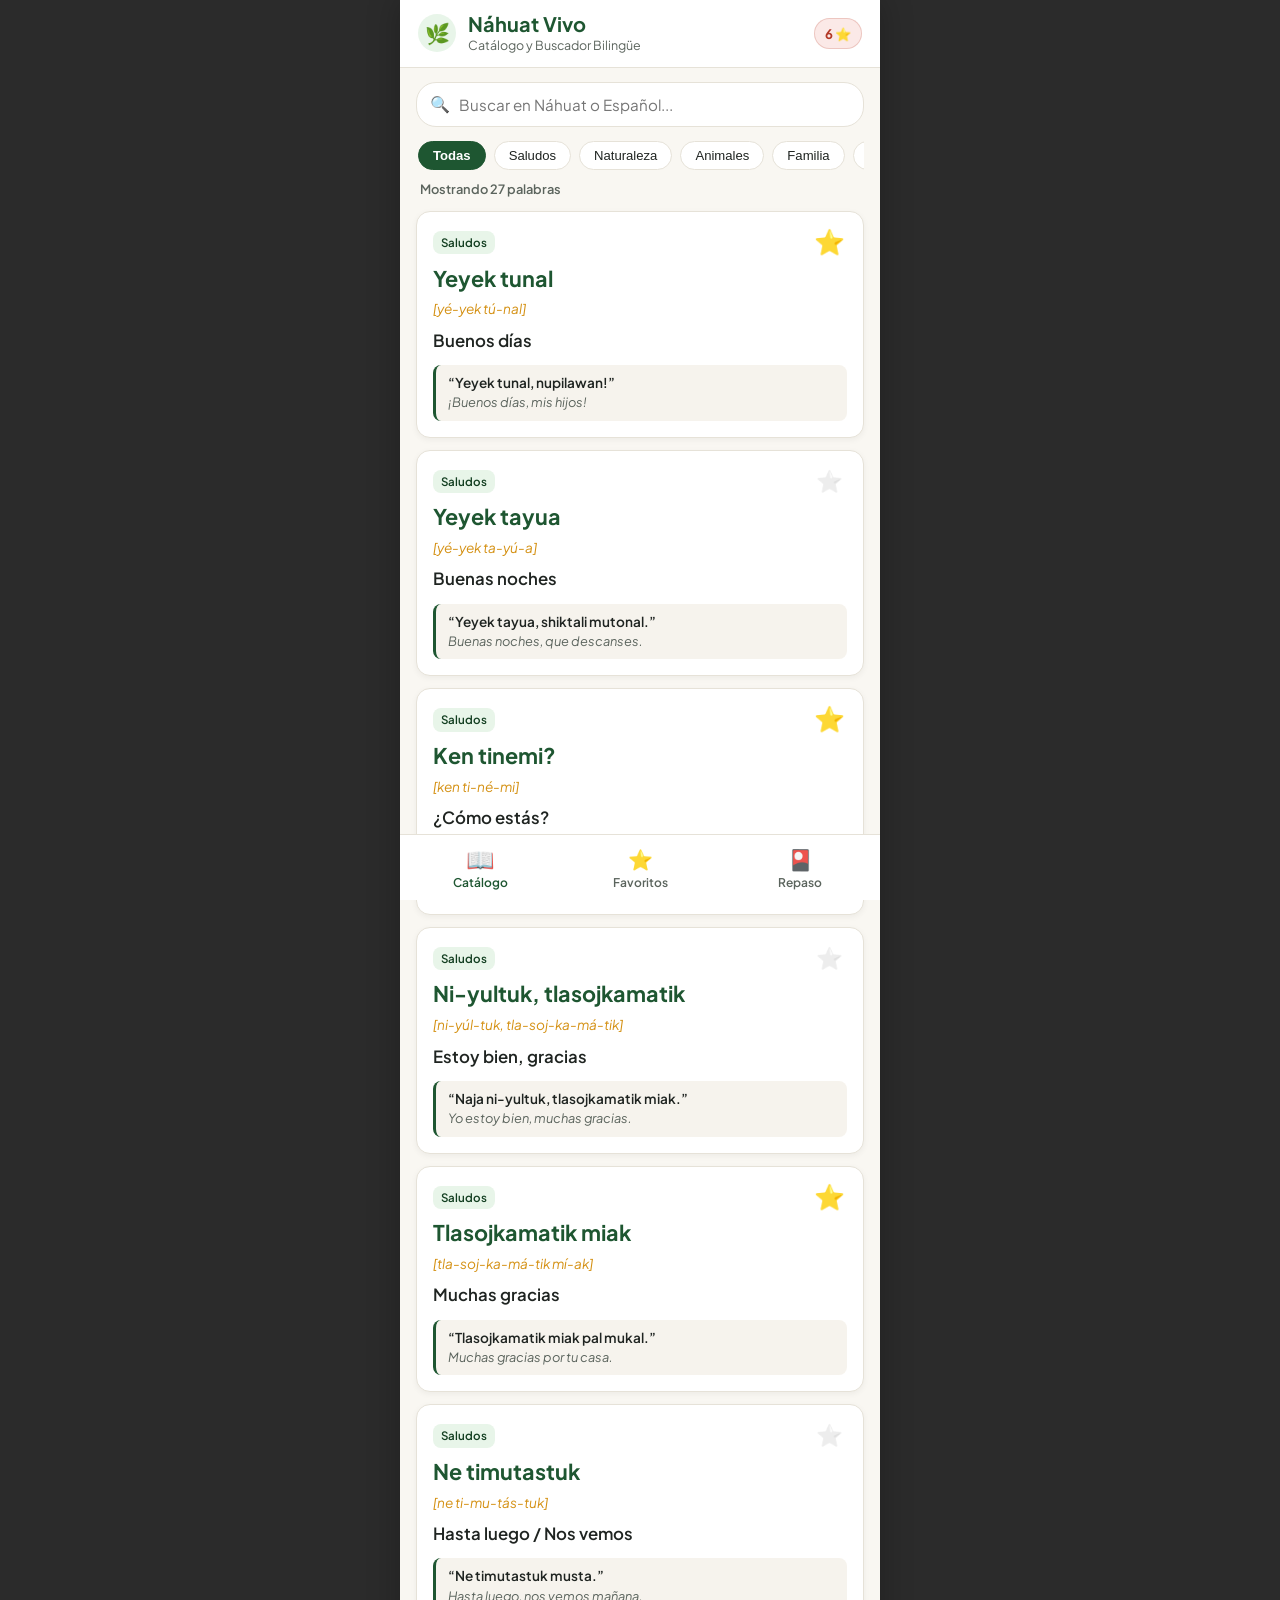
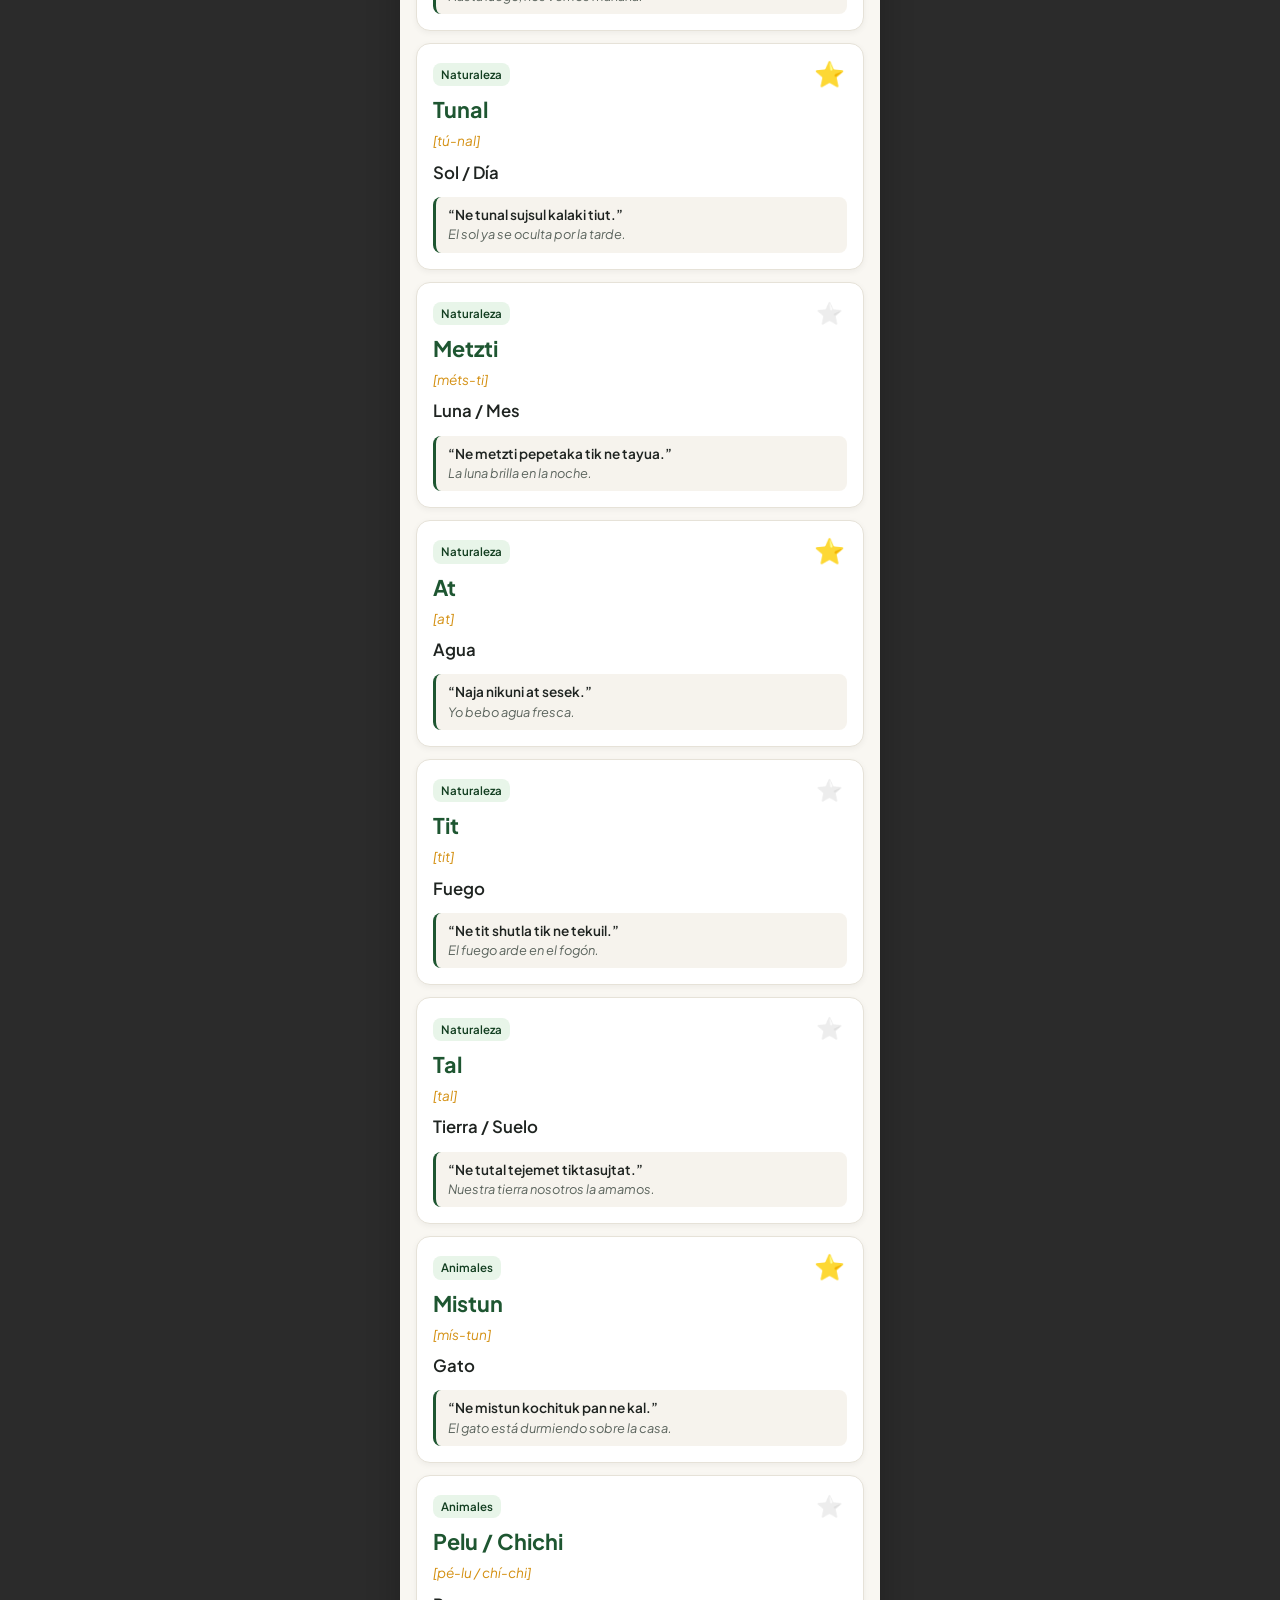
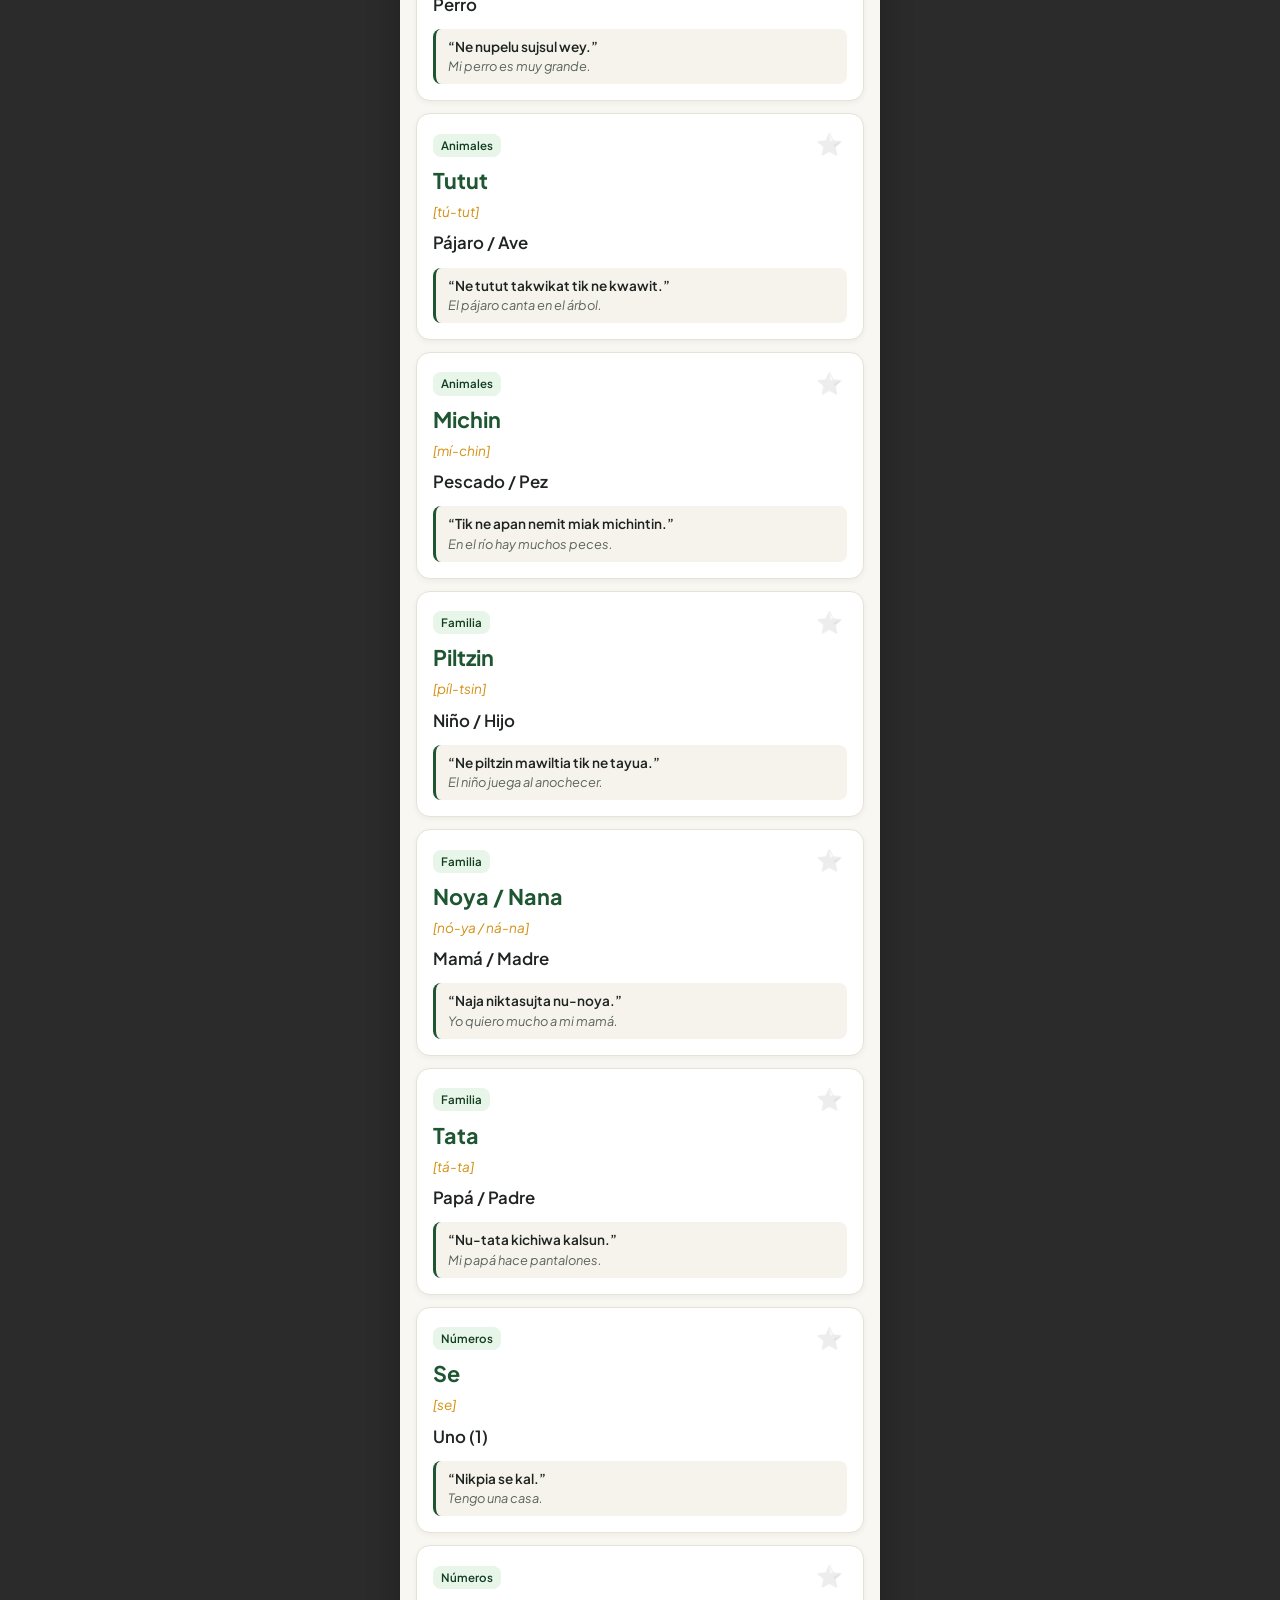
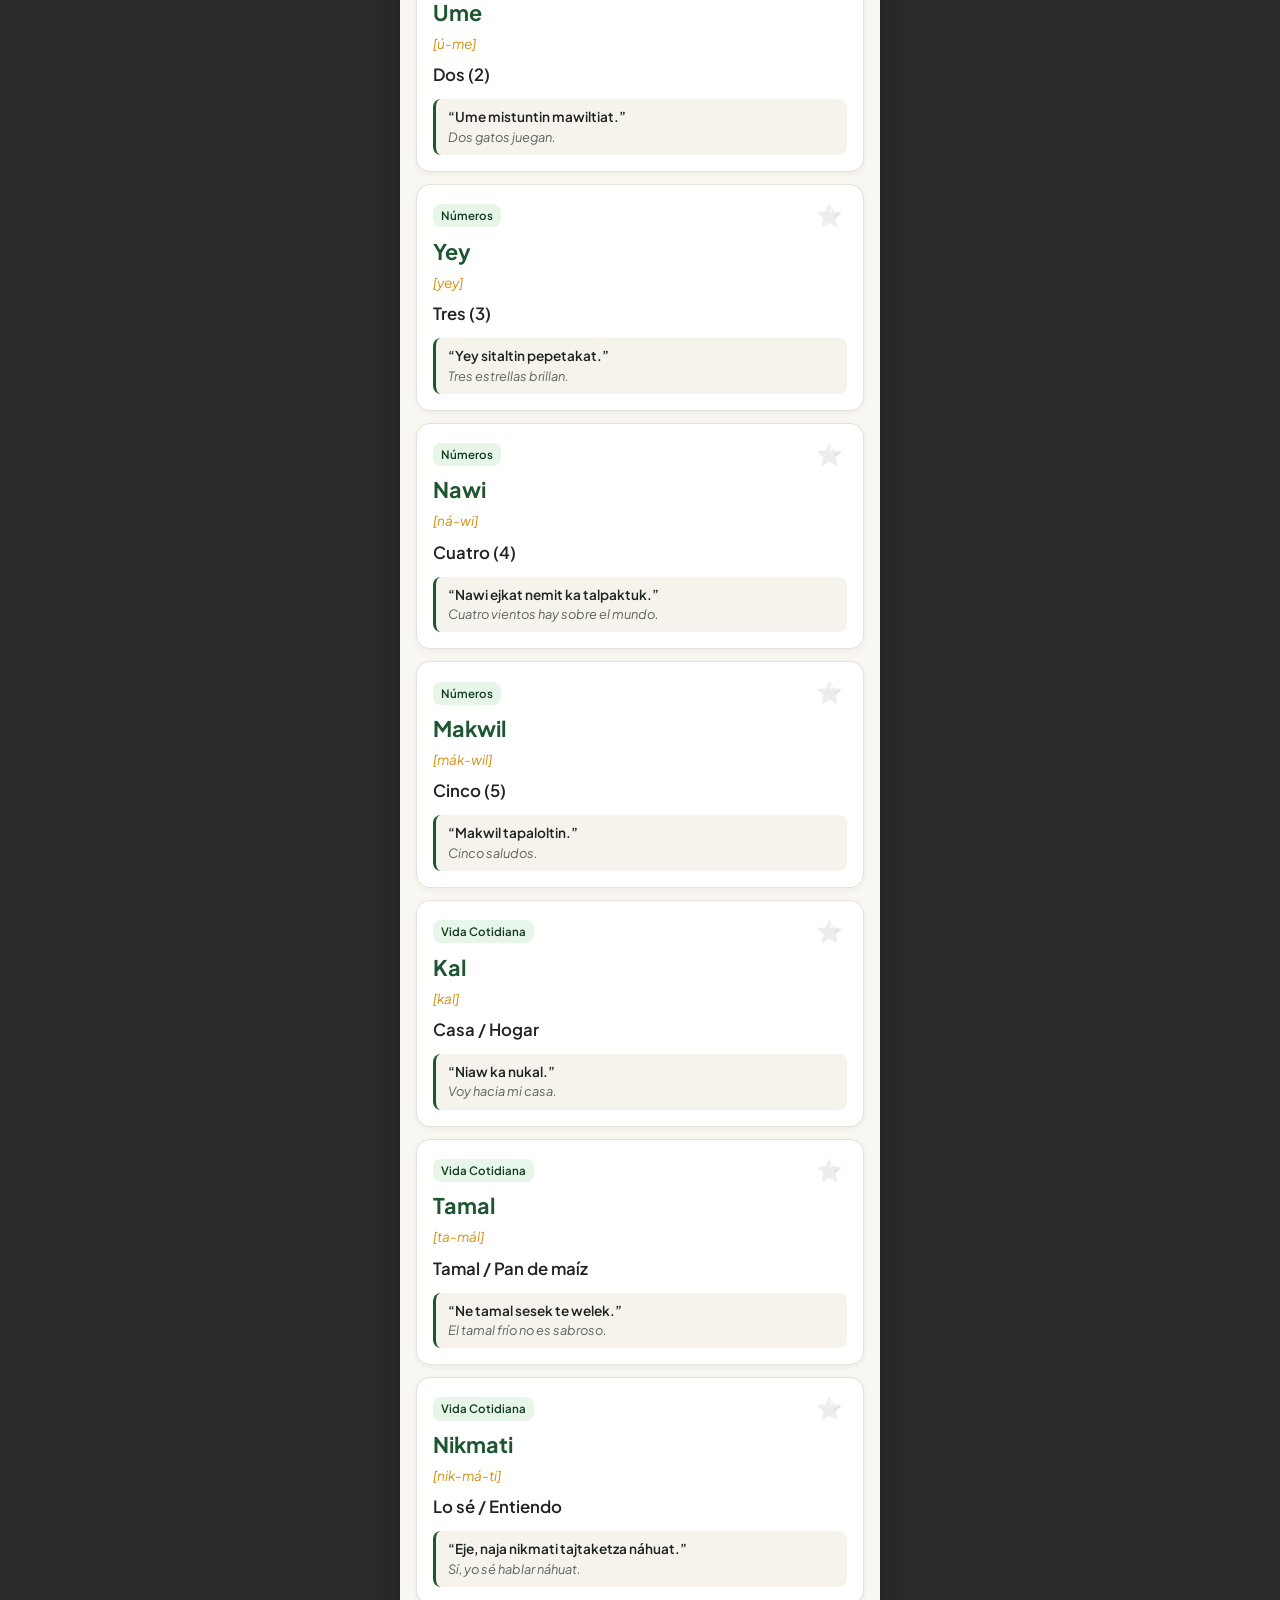
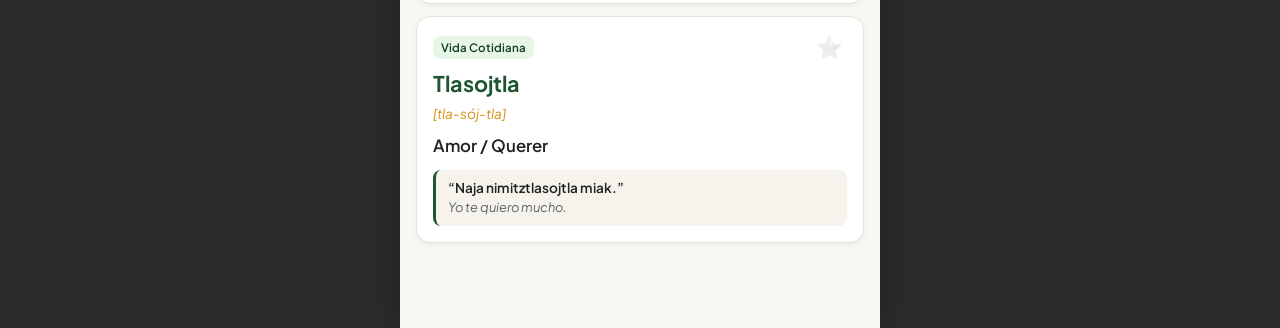
<file: web/index.html>
<!-- Archivo duplicado en carpeta /web para acceso directo o despliegue independiente -->
<!DOCTYPE html>
<html lang="es">
<head>
  <meta charset="UTF-8">
  <meta name="viewport" content="width=device-width, initial-scale=1.0, maximum-scale=1.0, user-scalable=no">
  <title>Náhuat Vivo</title>
  <link rel="stylesheet" href="style.css">
  <link rel="preconnect" href="https://fonts.googleapis.com">
  <link rel="preconnect" href="https://fonts.gstatic.com" crossorigin>
  <link href="https://fonts.googleapis.com/css2?family=Plus+Jakarta+Sans:wght@400;500;600;700&display=swap" rel="stylesheet">
</head>
<body>
  <div class="mobile-container">
    <header class="app-header">
      <div class="header-brand">
        <div class="header-icon">🌿</div>
        <div>
          <h1 class="header-title">Náhuat Vivo</h1>
          <p class="header-subtitle" id="headerSubtitle">Catálogo y Buscador Bilingüe</p>
        </div>
      </div>
      <div class="header-badge" id="favCountBadge" title="Palabras en lista de repaso">0 ⭐</div>
    </header>

    <main class="app-content">
      <!-- PESTAÑA 1: CATÁLOGO -->
      <section id="viewCatalog" class="view-section active">
        <div class="search-box">
          <span class="search-icon">🔍</span>
          <input type="text" id="searchInput" placeholder="Buscar en Náhuat o Español..." autocomplete="off" spellcheck="false">
          <button id="clearSearchBtn" class="clear-btn" style="display: none;" title="Limpiar búsqueda">✕</button>
        </div>
        <div class="categories-scroll" id="categoriesContainer"></div>
        <div class="results-meta"><span id="resultsCount">Cargando vocabulario...</span></div>
        <div class="cards-list" id="vocabularyList"></div>
      </section>

      <!-- PESTAÑA 2: FAVORITOS / REPASO -->
      <section id="viewFavorites" class="view-section">
        <div id="favoritesBanner" class="fav-banner">
          <div>
            <h3>Mazo de Repaso Activo</h3>
            <p id="favBannerText">Tienes palabras listas para practicar.</p>
          </div>
          <button id="btnStartPracticeFromFavs" class="btn-primary">Repasar</button>
        </div>
        <div class="cards-list" id="favoritesList"></div>
        <div id="emptyFavorites" class="empty-state" style="display: none;">
          <div class="empty-icon">⭐</div>
          <h3>Tu lista de repaso está vacía</h3>
          <p>Toca la estrella en cualquier palabra del catálogo para guardarla aquí y repasarla con las tarjetas.</p>
          <button id="btnGoToCatalog" class="btn-secondary">Explorar Catálogo</button>
        </div>
      </section>

      <!-- PESTAÑA 3: TARJETAS DE REPASO -->
      <section id="viewFlashcards" class="view-section">
        <div class="flashcards-topbar">
          <div>
            <span class="deck-counter" id="cardProgressText">Tarjeta 1 de 5</span>
            <span class="deck-mode-badge" id="cardDeckModeBadge">Mazo: Favoritos</span>
          </div>
          <div class="topbar-actions">
            <button id="btnShuffle" class="icon-button" title="Mezclar tarjetas">🔀</button>
            <button id="btnRestartSession" class="icon-button" title="Reiniciar mazo">🔄</button>
          </div>
        </div>
        <div class="progress-track">
          <div class="progress-bar" id="deckProgressBar" style="width: 20%;"></div>
        </div>

        <div class="flashcard-container" id="flashcardElement" title="Toca para voltear">
          <div class="flashcard-inner" id="flashcardInner">
            <div class="flashcard-face flashcard-front">
              <span class="card-category" id="cardFrontCategory">Saludos</span>
              <div class="card-center">
                <h2 class="card-word" id="cardFrontWord">Yeyek tunal</h2>
                <p class="card-phonetic" id="cardFrontPhonetic">[yé-yek tú-nal]</p>
              </div>
              <p class="card-hint">👆 Toca para voltear y ver traducción</p>
            </div>
            <div class="flashcard-face flashcard-back">
              <span class="card-category card-category-es">Significado en Español</span>
              <div class="card-center">
                <h2 class="card-translation" id="cardBackWord">Buenos días</h2>
                <div class="card-example" id="cardBackExampleContainer">
                  <p class="example-nahuat" id="cardBackExampleNahuat">“Yeyek tunal, nupilawan!”</p>
                  <p class="example-spanish" id="cardBackExampleSpanish">¡Buenos días, mis hijos!</p>
                </div>
              </div>
              <p class="card-hint">🔄 Toca para ver en Náhuat</p>
            </div>
          </div>
        </div>

        <div class="flashcard-actions">
          <button id="btnMarkReview" class="btn-review"><span>❌ Repasar más</span></button>
          <button id="btnMarkKnown" class="btn-known"><span>✅ ¡Ya me la sé!</span></button>
        </div>

        <div class="flashcard-navigation">
          <button id="btnPrevCard" class="nav-btn" title="Tarjeta anterior">◀ Anterior</button>
          <button id="btnFlipCard" class="nav-btn nav-btn-outline" title="Voltear tarjeta">🔄 Voltear</button>
          <button id="btnNextCard" class="nav-btn" title="Siguiente tarjeta">Siguiente ▶</button>
        </div>

        <div id="deckFinishedView" class="finished-modal" style="display: none;">
          <div class="finished-card">
            <div class="finished-icon">🎉</div>
            <h2>¡Sesión Completada!</h2>
            <p id="finishedSubtitle">Repasaste todas las tarjetas del mazo.</p>
            <div class="score-grid">
              <div class="score-box known">
                <span class="score-number" id="scoreKnown">0</span>
                <span class="score-label">Dominadas</span>
              </div>
              <div class="score-box review">
                <span class="score-number" id="scoreReview">0</span>
                <span class="score-label">Por repasar</span>
              </div>
            </div>
            <button id="btnFinishedRestart" class="btn-primary full-width">Repasar de nuevo</button>
            <button id="btnFinishedAll" class="btn-secondary full-width">Practicar con todo el catálogo</button>
          </div>
        </div>

        <div id="emptyFlashcards" class="empty-state" style="display: none;">
          <div class="empty-icon">🎴</div>
          <h3>Sin tarjetas en este mazo</h3>
          <p>No tienes palabras marcadas para repaso todavía. Puedes practicar con todo el vocabulario.</p>
          <button id="btnPracticeAllFromEmpty" class="btn-primary">Practicar todo el vocabulario</button>
        </div>
      </section>
    </main>

    <nav class="bottom-nav">
      <button class="nav-tab active" data-tab="catalog" id="tabCatalog">
        <span class="tab-icon">📖</span>
        <span class="tab-text">Catálogo</span>
      </button>
      <button class="nav-tab" data-tab="favorites" id="tabFavorites">
        <span class="tab-icon">⭐</span>
        <span class="tab-text">Favoritos</span>
      </button>
      <button class="nav-tab" data-tab="flashcards" id="tabFlashcards">
        <span class="tab-icon">🎴</span>
        <span class="tab-text">Repaso</span>
      </button>
    </nav>
  </div>
  <script src="app.js"></script>
</body>
</html>
</file>
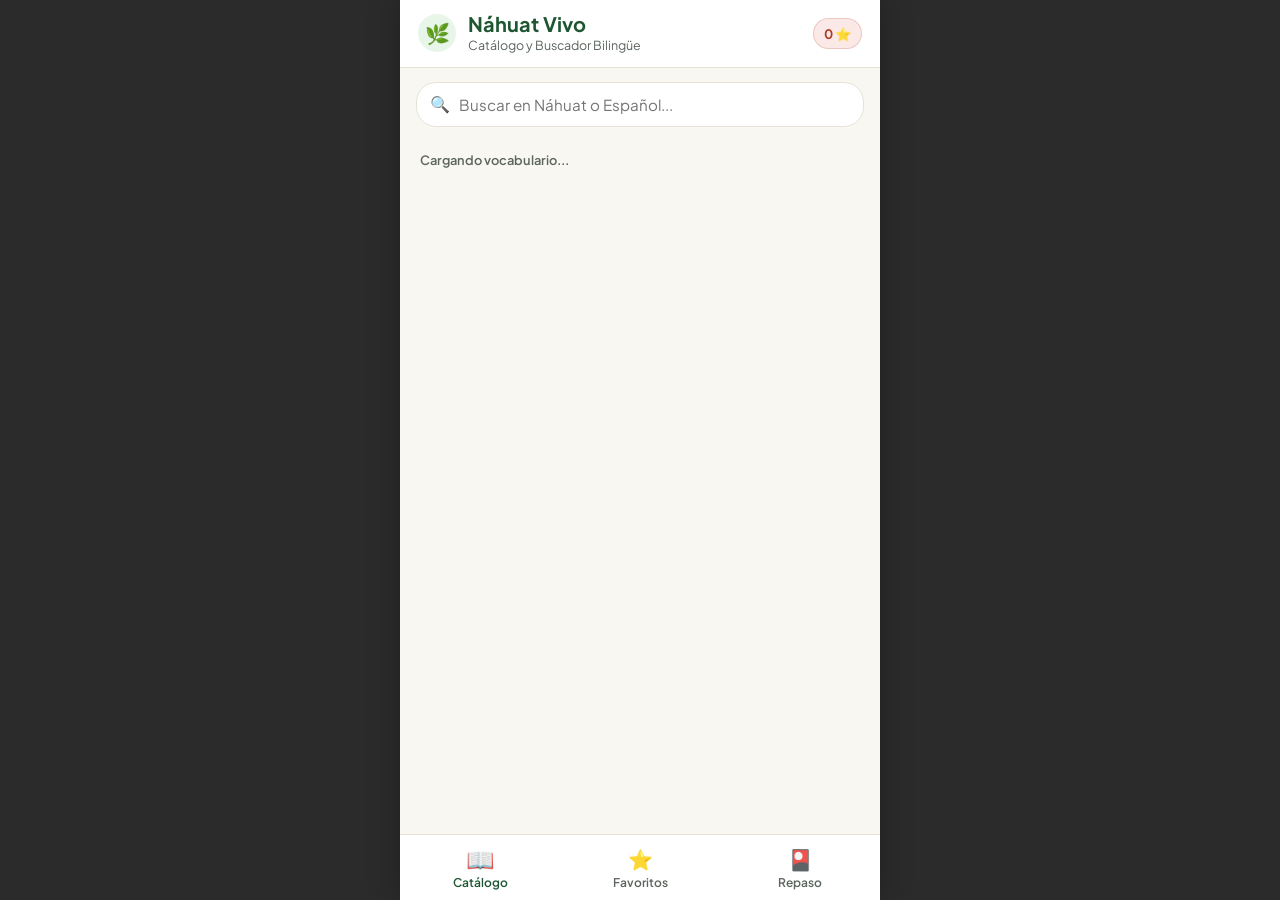
<file: app/src/main/assets/web/index.html>
<!DOCTYPE html>
<html lang="es">
<head>
  <meta charset="UTF-8">
  <meta name="viewport" content="width=device-width, initial-scale=1.0, maximum-scale=1.0, user-scalable=no">
  <title>Náhuat Vivo</title>
  <link rel="stylesheet" href="style.css">
  <!-- Fuentes e íconos libres de Google Fonts -->
  <link rel="preconnect" href="https://fonts.googleapis.com">
  <link rel="preconnect" href="https://fonts.gstatic.com" crossorigin>
  <link href="https://fonts.googleapis.com/css2?family=Plus+Jakarta+Sans:wght@400;500;600;700&display=swap" rel="stylesheet">
</head>
<body>
  <!-- Contenedor general adaptado a pantalla móvil -->
  <div class="mobile-container">
    
    <!-- Encabezado superior fijo -->
    <header class="app-header">
      <div class="header-brand">
        <div class="header-icon">🌿</div>
        <div>
          <h1 class="header-title">Náhuat Vivo</h1>
          <p class="header-subtitle" id="headerSubtitle">Catálogo y Buscador Bilingüe</p>
        </div>
      </div>
      <div class="header-badge" id="favCountBadge" title="Palabras en lista de repaso">0 ⭐</div>
    </header>

    <!-- Contenido dinámico según la pestaña activa -->
    <main class="app-content">

      <!-- ================= PESTAÑA 1: CATÁLOGO ================= -->
      <section id="viewCatalog" class="view-section active">
        <!-- Barra de búsqueda rápida -->
        <div class="search-box">
          <span class="search-icon">🔍</span>
          <input 
            type="text" 
            id="searchInput" 
            placeholder="Buscar en Náhuat o Español..." 
            autocomplete="off"
            spellcheck="false"
          >
          <button id="clearSearchBtn" class="clear-btn" style="display: none;" title="Limpiar búsqueda">✕</button>
        </div>

        <!-- Filtros horizontales por categoría -->
        <div class="categories-scroll" id="categoriesContainer">
          <!-- Se inyectan dinámicamente con JavaScript -->
        </div>

        <!-- Indicador de total de resultados -->
        <div class="results-meta">
          <span id="resultsCount">Cargando vocabulario...</span>
        </div>

        <!-- Lista de tarjetas de vocabulario -->
        <div class="cards-list" id="vocabularyList">
          <!-- Inyectado vía JavaScript -->
        </div>
      </section>

      <!-- ================= PESTAÑA 2: FAVORITOS / REPASO ================= -->
      <section id="viewFavorites" class="view-section">
        <!-- Banner de llamada a la acción si hay favoritos -->
        <div id="favoritesBanner" class="fav-banner">
          <div>
            <h3>Mazo de Repaso Activo</h3>
            <p id="favBannerText">Tienes palabras listas para practicar.</p>
          </div>
          <button id="btnStartPracticeFromFavs" class="btn-primary">Repasar</button>
        </div>

        <!-- Lista de palabras guardadas -->
        <div class="cards-list" id="favoritesList">
          <!-- Inyectado vía JavaScript -->
        </div>

        <!-- Estado vacío cuando no hay favoritos -->
        <div id="emptyFavorites" class="empty-state" style="display: none;">
          <div class="empty-icon">⭐</div>
          <h3>Tu lista de repaso está vacía</h3>
          <p>Toca la estrella en cualquier palabra del catálogo para guardarla aquí y repasarla con las tarjetas.</p>
          <button id="btnGoToCatalog" class="btn-secondary">Explorar Catálogo</button>
        </div>
      </section>

      <!-- ================= PESTAÑA 3: TARJETAS DE REPASO (FLASHCARDS) ================= -->
      <section id="viewFlashcards" class="view-section">
        <!-- Controles superiores de la sesión -->
        <div class="flashcards-topbar">
          <div>
            <span class="deck-counter" id="cardProgressText">Tarjeta 1 de 5</span>
            <span class="deck-mode-badge" id="cardDeckModeBadge">Mazo: Favoritos</span>
          </div>
          <div class="topbar-actions">
            <button id="btnShuffle" class="icon-button" title="Mezclar tarjetas">🔀</button>
            <button id="btnRestartSession" class="icon-button" title="Reiniciar mazo">🔄</button>
          </div>
        </div>

        <!-- Barra de progreso visual -->
        <div class="progress-track">
          <div class="progress-bar" id="deckProgressBar" style="width: 20%;"></div>
        </div>

        <!-- Tarjeta 3D interactiva (Click para girar) -->
        <div class="flashcard-container" id="flashcardElement" title="Haz clic o toca para voltear">
          <div class="flashcard-inner" id="flashcardInner">
            
            <!-- Cara Frente (Náhuat) -->
            <div class="flashcard-face flashcard-front">
              <span class="card-category" id="cardFrontCategory">Saludos</span>
              <div class="card-center">
                <h2 class="card-word" id="cardFrontWord">Yeyek tunal</h2>
                <p class="card-phonetic" id="cardFrontPhonetic">[yé-yek tú-nal]</p>
              </div>
              <p class="card-hint">👆 Toca para voltear y ver traducción</p>
            </div>

            <!-- Cara Reverso (Español y Contexto) -->
            <div class="flashcard-face flashcard-back">
              <span class="card-category card-category-es">Significado en Español</span>
              <div class="card-center">
                <h2 class="card-translation" id="cardBackWord">Buenos días</h2>
                <div class="card-example" id="cardBackExampleContainer">
                  <p class="example-nahuat" id="cardBackExampleNahuat">“Yeyek tunal, nupilawan!”</p>
                  <p class="example-spanish" id="cardBackExampleSpanish">¡Buenos días, mis hijos!</p>
                </div>
              </div>
              <p class="card-hint">🔄 Toca para ver en Náhuat</p>
            </div>

          </div>
        </div>

        <!-- Botones de autoevaluación (Repasar vs ¡Ya me la sé!) -->
        <div class="flashcard-actions">
          <button id="btnMarkReview" class="btn-review">
            <span>❌ Repasar más</span>
          </button>
          <button id="btnMarkKnown" class="btn-known">
            <span>✅ ¡Ya me la sé!</span>
          </button>
        </div>

        <!-- Botones de navegación manual -->
        <div class="flashcard-navigation">
          <button id="btnPrevCard" class="nav-btn" title="Tarjeta anterior">◀ Anterior</button>
          <button id="btnFlipCard" class="nav-btn nav-btn-outline" title="Voltear tarjeta">🔄 Voltear</button>
          <button id="btnNextCard" class="nav-btn" title="Siguiente tarjeta">Siguiente ▶</button>
        </div>

        <!-- Pantalla de resumen final cuando se terminan las tarjetas -->
        <div id="deckFinishedView" class="finished-modal" style="display: none;">
          <div class="finished-card">
            <div class="finished-icon">🎉</div>
            <h2>¡Sesión Completada!</h2>
            <p id="finishedSubtitle">Repasaste todas las tarjetas del mazo.</p>

            <div class="score-grid">
              <div class="score-box known">
                <span class="score-number" id="scoreKnown">0</span>
                <span class="score-label">Dominadas</span>
              </div>
              <div class="score-box review">
                <span class="score-number" id="scoreReview">0</span>
                <span class="score-label">Por repasar</span>
              </div>
            </div>

            <button id="btnFinishedRestart" class="btn-primary full-width">Repasar de nuevo</button>
            <button id="btnFinishedAll" class="btn-secondary full-width">Practicar con todo el catálogo</button>
          </div>
        </div>

        <!-- Estado vacío para flashcards si no hay guardados -->
        <div id="emptyFlashcards" class="empty-state" style="display: none;">
          <div class="empty-icon">🎴</div>
          <h3>Sin tarjetas en este mazo</h3>
          <p>No tienes palabras marcadas para repaso todavía. Puedes practicar con todo el vocabulario.</p>
          <button id="btnPracticeAllFromEmpty" class="btn-primary">Practicar todo el vocabulario</button>
        </div>
      </section>

    </main>

    <!-- Barra de navegación inferior móvil -->
    <nav class="bottom-nav">
      <button class="nav-tab active" data-tab="catalog" id="tabCatalog">
        <span class="tab-icon">📖</span>
        <span class="tab-text">Catálogo</span>
      </button>
      <button class="nav-tab" data-tab="favorites" id="tabFavorites">
        <span class="tab-icon">⭐</span>
        <span class="tab-text">Favoritos</span>
      </button>
      <button class="nav-tab" data-tab="flashcards" id="tabFlashcards">
        <span class="tab-icon">🎴</span>
        <span class="tab-text">Repaso</span>
      </button>
    </nav>

  </div>

  <script src="app.js"></script>
</body>
</html>
</file>
<file: web/style.css>
/* ==========================================================================
   NÁHUAT VIVO - Estilos CSS Limpios y Adaptados a Móvil
   Paleta: Jade (#1E5631), Barro cocido (#B33927), Maíz dorado (#D49012), Fondo (#F9F7F2)
   ========================================================================== */

:root {
  --color-primary: #1e5631;
  --color-primary-light: #e8f5e9;
  --color-primary-dark: #123e20;
  --color-secondary: #b33927;
  --color-secondary-light: #fbe9e7;
  --color-amber: #d49012;
  --color-amber-light: #fff8e1;
  --color-bg: #f9f7f2;
  --color-surface: #ffffff;
  --color-text: #1f2421;
  --color-text-muted: #5b645d;
  --color-border: #e6e2d8;
  --radius-sm: 8px;
  --radius-md: 14px;
  --radius-lg: 20px;
  --shadow-sm: 0 2px 6px rgba(0, 0, 0, 0.05);
  --shadow-md: 0 4px 14px rgba(0, 0, 0, 0.08);
  --shadow-lg: 0 8px 24px rgba(0, 0, 0, 0.12);
  --font-family: 'Plus Jakarta Sans', system-ui, -apple-system, sans-serif;
}

* {
  box-sizing: border-box;
  margin: 0;
  padding: 0;
  -webkit-tap-highlight-color: transparent;
}

body {
  font-family: var(--font-family);
  background-color: #2b2b2b;
  color: var(--color-text);
  line-height: 1.5;
  display: flex;
  justify-content: center;
  min-height: 100vh;
}

.mobile-container {
  width: 100%;
  max-width: 480px;
  background-color: var(--color-bg);
  min-height: 100vh;
  display: flex;
  flex-direction: column;
  position: relative;
  box-shadow: 0 0 30px rgba(0, 0, 0, 0.25);
  overflow-x: hidden;
}

.app-header {
  position: sticky;
  top: 0;
  z-index: 50;
  background-color: var(--color-surface);
  border-bottom: 1px solid var(--color-border);
  padding: 12px 18px;
  display: flex;
  justify-content: space-between;
  align-items: center;
}

.header-brand {
  display: flex;
  align-items: center;
  gap: 12px;
}

.header-icon {
  width: 38px;
  height: 38px;
  background-color: var(--color-primary-light);
  color: var(--color-primary);
  border-radius: 50%;
  display: flex;
  align-items: center;
  justify-content: center;
  font-size: 20px;
}

.header-title {
  font-size: 1.25rem;
  font-weight: 700;
  color: var(--color-primary);
  line-height: 1.2;
}

.header-subtitle {
  font-size: 0.78rem;
  color: var(--color-text-muted);
}

.header-badge {
  background-color: var(--color-secondary-light);
  color: var(--color-secondary);
  font-weight: 700;
  font-size: 0.82rem;
  padding: 5px 10px;
  border-radius: 20px;
  border: 1px solid rgba(179, 57, 39, 0.2);
}

.app-content {
  flex: 1;
  padding: 14px 16px 85px 16px;
}

.view-section {
  display: none;
}

.view-section.active {
  display: block;
  animation: fadeIn 0.2s ease-in-out;
}

@keyframes fadeIn {
  from { opacity: 0; transform: translateY(4px); }
  to { opacity: 1; transform: translateY(0); }
}

.search-box {
  position: relative;
  display: flex;
  align-items: center;
  margin-bottom: 12px;
}

.search-box input {
  width: 100%;
  padding: 12px 42px 12px 42px;
  font-family: inherit;
  font-size: 0.95rem;
  border: 1px solid var(--color-border);
  border-radius: var(--radius-lg);
  background-color: var(--color-surface);
  color: var(--color-text);
  outline: none;
  transition: border-color 0.2s, box-shadow 0.2s;
}

.search-box input:focus {
  border-color: var(--color-primary);
  box-shadow: 0 0 0 3px rgba(30, 86, 49, 0.15);
}

.search-icon {
  position: absolute;
  left: 14px;
  font-size: 1rem;
  color: var(--color-text-muted);
  pointer-events: none;
}

.clear-btn {
  position: absolute;
  right: 12px;
  background: #ebe6dc;
  border: none;
  width: 22px;
  height: 22px;
  border-radius: 50%;
  font-size: 0.75rem;
  display: flex;
  align-items: center;
  justify-content: center;
  cursor: pointer;
  color: var(--color-text);
}

.categories-scroll {
  display: flex;
  gap: 8px;
  overflow-x: auto;
  padding: 2px 2px 10px 2px;
  scrollbar-width: none;
}

.categories-scroll::-webkit-scrollbar {
  display: none;
}

.category-chip {
  padding: 6px 14px;
  font-size: 0.82rem;
  font-weight: 500;
  border-radius: 20px;
  background-color: var(--color-surface);
  border: 1px solid var(--color-border);
  color: var(--color-text);
  white-space: nowrap;
  cursor: pointer;
  transition: all 0.2s;
}

.category-chip.active {
  background-color: var(--color-primary);
  color: #fff;
  border-color: var(--color-primary);
  font-weight: 600;
}

.results-meta {
  font-size: 0.8rem;
  font-weight: 600;
  color: var(--color-text-muted);
  margin-bottom: 12px;
  padding: 0 4px;
}

.cards-list {
  display: flex;
  flex-direction: column;
  gap: 12px;
}

.vocab-card {
  background-color: var(--color-surface);
  border-radius: var(--radius-md);
  padding: 16px;
  border: 1px solid var(--color-border);
  box-shadow: var(--shadow-sm);
  display: flex;
  flex-direction: column;
  gap: 8px;
}

.card-header {
  display: flex;
  justify-content: space-between;
  align-items: center;
}

.card-badge {
  font-size: 0.72rem;
  font-weight: 600;
  padding: 3px 8px;
  border-radius: var(--radius-sm);
  background-color: var(--color-primary-light);
  color: var(--color-primary-dark);
}

.star-btn {
  background: none;
  border: none;
  font-size: 1.35rem;
  cursor: pointer;
  padding: 4px;
  line-height: 1;
  transition: transform 0.15s ease;
  filter: grayscale(100%);
  opacity: 0.4;
}

.star-btn.active {
  filter: grayscale(0%);
  opacity: 1;
  transform: scale(1.15);
}

.vocab-title {
  font-size: 1.35rem;
  font-weight: 700;
  color: var(--color-primary);
  line-height: 1.2;
}

.vocab-phonetic {
  font-size: 0.85rem;
  font-style: italic;
  color: var(--color-amber);
}

.vocab-spanish {
  font-size: 1.05rem;
  font-weight: 600;
  color: var(--color-text);
}

.vocab-example {
  background-color: rgba(240, 235, 225, 0.6);
  padding: 8px 12px;
  border-radius: var(--radius-sm);
  border-left: 3px solid var(--color-primary);
  margin-top: 4px;
}

.example-nahuat {
  font-size: 0.85rem;
  font-weight: 600;
  color: var(--color-text);
}

.example-spanish {
  font-size: 0.8rem;
  font-style: italic;
  color: var(--color-text-muted);
}

.fav-banner {
  background-color: var(--color-primary-light);
  border: 1px solid rgba(30, 86, 49, 0.2);
  border-radius: var(--radius-md);
  padding: 14px;
  display: flex;
  justify-content: space-between;
  align-items: center;
  margin-bottom: 16px;
}

.fav-banner h3 {
  font-size: 0.95rem;
  color: var(--color-primary-dark);
}

.fav-banner p {
  font-size: 0.8rem;
  color: var(--color-primary);
}

.empty-state {
  text-align: center;
  padding: 40px 20px;
}

.empty-icon {
  font-size: 3rem;
  margin-bottom: 12px;
}

.empty-state h3 {
  font-size: 1.15rem;
  margin-bottom: 6px;
  color: var(--color-text);
}

.empty-state p {
  font-size: 0.88rem;
  color: var(--color-text-muted);
  margin-bottom: 18px;
}

.btn-primary {
  background-color: var(--color-primary);
  color: #fff;
  border: none;
  font-family: inherit;
  font-weight: 600;
  padding: 10px 18px;
  border-radius: var(--radius-md);
  cursor: pointer;
  font-size: 0.9rem;
}

.btn-secondary {
  background-color: var(--color-surface);
  color: var(--color-primary);
  border: 1px solid var(--color-primary);
  font-family: inherit;
  font-weight: 600;
  padding: 10px 18px;
  border-radius: var(--radius-md);
  cursor: pointer;
  font-size: 0.9rem;
}

.full-width {
  width: 100%;
  margin-top: 8px;
}

.flashcards-topbar {
  display: flex;
  justify-content: space-between;
  align-items: center;
  margin-bottom: 8px;
}

.deck-counter {
  font-weight: 700;
  font-size: 1rem;
  color: var(--color-text);
}

.deck-mode-badge {
  display: block;
  font-size: 0.75rem;
  color: var(--color-text-muted);
}

.topbar-actions {
  display: flex;
  gap: 8px;
}

.icon-button {
  background: var(--color-surface);
  border: 1px solid var(--color-border);
  border-radius: 50%;
  width: 36px;
  height: 36px;
  display: flex;
  align-items: center;
  justify-content: center;
  cursor: pointer;
  font-size: 1rem;
}

.progress-track {
  width: 100%;
  height: 6px;
  background-color: var(--color-border);
  border-radius: 3px;
  margin-bottom: 20px;
  overflow: hidden;
}

.progress-bar {
  height: 100%;
  background-color: var(--color-primary);
  transition: width 0.3s ease;
}

.flashcard-container {
  perspective: 1000px;
  width: 100%;
  height: 320px;
  margin-bottom: 20px;
  cursor: pointer;
}

.flashcard-inner {
  position: relative;
  width: 100%;
  height: 100%;
  text-align: center;
  transition: transform 0.5s cubic-bezier(0.4, 0, 0.2, 1);
  transform-style: preserve-3d;
}

.flashcard-inner.is-flipped {
  transform: rotateY(180deg);
}

.flashcard-face {
  position: absolute;
  width: 100%;
  height: 100%;
  -webkit-backface-visibility: hidden;
  backface-visibility: hidden;
  border-radius: var(--radius-lg);
  padding: 24px;
  display: flex;
  flex-direction: column;
  justify-content: space-between;
  align-items: center;
  box-shadow: var(--shadow-lg);
  background-color: var(--color-surface);
  border: 1px solid var(--color-border);
}

.flashcard-back {
  transform: rotateY(180deg);
}

.card-category {
  font-size: 0.8rem;
  font-weight: 600;
  padding: 4px 10px;
  border-radius: var(--radius-sm);
  background-color: var(--color-primary-light);
  color: var(--color-primary-dark);
}

.card-category-es {
  background-color: var(--color-secondary-light);
  color: var(--color-secondary);
}

.card-center {
  display: flex;
  flex-direction: column;
  align-items: center;
  justify-content: center;
  gap: 8px;
  width: 100%;
}

.card-word {
  font-size: 2rem;
  font-weight: 700;
  color: var(--color-primary);
}

.card-phonetic {
  font-size: 1.05rem;
  font-style: italic;
  color: var(--color-amber);
}

.card-translation {
  font-size: 1.6rem;
  font-weight: 700;
  color: var(--color-text);
}

.card-example {
  background-color: rgba(240, 235, 225, 0.7);
  padding: 10px 14px;
  border-radius: var(--radius-sm);
  margin-top: 10px;
  width: 100%;
}

.card-hint {
  font-size: 0.8rem;
  color: var(--color-text-muted);
}

.flashcard-actions {
  display: flex;
  gap: 12px;
  margin-bottom: 14px;
}

.btn-review {
  flex: 1;
  padding: 14px;
  background-color: var(--color-secondary-light);
  color: var(--color-secondary);
  border: 1px solid rgba(179, 57, 39, 0.3);
  border-radius: var(--radius-md);
  font-weight: 700;
  font-size: 0.95rem;
  cursor: pointer;
  transition: all 0.15s;
}

.btn-known {
  flex: 1;
  padding: 14px;
  background-color: var(--color-primary);
  color: #fff;
  border: none;
  border-radius: var(--radius-md);
  font-weight: 700;
  font-size: 0.95rem;
  cursor: pointer;
  transition: all 0.15s;
}

.btn-review:active, .btn-known:active {
  transform: scale(0.97);
}

.flashcard-navigation {
  display: flex;
  justify-content: space-between;
  align-items: center;
  gap: 10px;
}

.nav-btn {
  background: var(--color-surface);
  border: 1px solid var(--color-border);
  padding: 8px 14px;
  border-radius: var(--radius-sm);
  font-size: 0.85rem;
  cursor: pointer;
  font-weight: 600;
}

.nav-btn-outline {
  border-color: var(--color-primary);
  color: var(--color-primary);
}

.finished-modal {
  text-align: center;
  padding: 20px 0;
}

.finished-card {
  background-color: var(--color-surface);
  border-radius: var(--radius-lg);
  padding: 26px 20px;
  box-shadow: var(--shadow-md);
  border: 1px solid var(--color-border);
}

.finished-icon {
  font-size: 3.5rem;
  margin-bottom: 12px;
}

.score-grid {
  display: flex;
  gap: 12px;
  margin: 20px 0;
}

.score-box {
  flex: 1;
  padding: 14px;
  border-radius: var(--radius-md);
  display: flex;
  flex-direction: column;
}

.score-box.known {
  background-color: var(--color-primary-light);
  color: var(--color-primary);
}

.score-box.review {
  background-color: var(--color-secondary-light);
  color: var(--color-secondary);
}

.score-number {
  font-size: 2rem;
  font-weight: 700;
  line-height: 1;
}

.score-label {
  font-size: 0.78rem;
  font-weight: 600;
  margin-top: 4px;
}

.bottom-nav {
  position: fixed;
  bottom: 0;
  left: 50%;
  transform: translateX(-50%);
  width: 100%;
  max-width: 480px;
  height: 66px;
  background-color: var(--color-surface);
  border-top: 1px solid var(--color-border);
  display: flex;
  justify-content: space-around;
  align-items: center;
  z-index: 100;
}

.nav-tab {
  flex: 1;
  height: 100%;
  background: none;
  border: none;
  display: flex;
  flex-direction: column;
  justify-content: center;
  align-items: center;
  gap: 3px;
  cursor: pointer;
  color: var(--color-text-muted);
  font-family: inherit;
  transition: color 0.15s;
}

.tab-icon {
  font-size: 1.25rem;
}

.tab-text {
  font-size: 0.75rem;
  font-weight: 600;
}

.nav-tab.active {
  color: var(--color-primary);
}

.nav-tab.active .tab-icon {
  transform: scale(1.15);
}
</file>
<file: app/src/main/assets/web/style.css>
/* ==========================================================================
   NÁHUAT VIVO - Estilos CSS Limpios y Adaptados a Móvil
   Paleta: Jade (#1E5631), Barro cocido (#B33927), Maíz dorado (#D49012), Fondo (#F9F7F2)
   ========================================================================== */

:root {
  --color-primary: #1e5631;
  --color-primary-light: #e8f5e9;
  --color-primary-dark: #123e20;
  --color-secondary: #b33927;
  --color-secondary-light: #fbe9e7;
  --color-amber: #d49012;
  --color-amber-light: #fff8e1;
  --color-bg: #f9f7f2;
  --color-surface: #ffffff;
  --color-text: #1f2421;
  --color-text-muted: #5b645d;
  --color-border: #e6e2d8;
  --radius-sm: 8px;
  --radius-md: 14px;
  --radius-lg: 20px;
  --shadow-sm: 0 2px 6px rgba(0, 0, 0, 0.05);
  --shadow-md: 0 4px 14px rgba(0, 0, 0, 0.08);
  --shadow-lg: 0 8px 24px rgba(0, 0, 0, 0.12);
  --font-family: 'Plus Jakarta Sans', system-ui, -apple-system, sans-serif;
}

* {
  box-sizing: border-box;
  margin: 0;
  padding: 0;
  -webkit-tap-highlight-color: transparent;
}

body {
  font-family: var(--font-family);
  background-color: #2b2b2b; /* Fondo oscuro exterior en pantallas de escritorio */
  color: var(--color-text);
  line-height: 1.5;
  display: flex;
  justify-content: center;
  min-height: 100vh;
}

/* Contenedor tipo pantalla de teléfono móvil */
.mobile-container {
  width: 100%;
  max-width: 480px;
  background-color: var(--color-bg);
  min-height: 100vh;
  display: flex;
  flex-direction: column;
  position: relative;
  box-shadow: 0 0 30px rgba(0, 0, 0, 0.25);
  overflow-x: hidden;
}

/* ================= ENCABEZADO ================= */
.app-header {
  position: sticky;
  top: 0;
  z-index: 50;
  background-color: var(--color-surface);
  border-bottom: 1px solid var(--color-border);
  padding: 12px 18px;
  display: flex;
  justify-content: space-between;
  align-items: center;
}

.header-brand {
  display: flex;
  align-items: center;
  gap: 12px;
}

.header-icon {
  width: 38px;
  height: 38px;
  background-color: var(--color-primary-light);
  color: var(--color-primary);
  border-radius: 50%;
  display: flex;
  align-items: center;
  justify-content: center;
  font-size: 20px;
}

.header-title {
  font-size: 1.25rem;
  font-weight: 700;
  color: var(--color-primary);
  line-height: 1.2;
}

.header-subtitle {
  font-size: 0.78rem;
  color: var(--color-text-muted);
}

.header-badge {
  background-color: var(--color-secondary-light);
  color: var(--color-secondary);
  font-weight: 700;
  font-size: 0.82rem;
  padding: 5px 10px;
  border-radius: 20px;
  border: 1px solid rgba(179, 57, 39, 0.2);
}

/* ================= CONTENIDO PRINCIPAL ================= */
.app-content {
  flex: 1;
  padding: 14px 16px 85px 16px; /* 85px inferior para no chocar con la barra de navegación */
}

.view-section {
  display: none;
}

.view-section.active {
  display: block;
  animation: fadeIn 0.2s ease-in-out;
}

@keyframes fadeIn {
  from { opacity: 0; transform: translateY(4px); }
  to { opacity: 1; transform: translateY(0); }
}

/* ================= BUSCADOR ================= */
.search-box {
  position: relative;
  display: flex;
  align-items: center;
  margin-bottom: 12px;
}

.search-box input {
  width: 100%;
  padding: 12px 42px 12px 42px;
  font-family: inherit;
  font-size: 0.95rem;
  border: 1px solid var(--color-border);
  border-radius: var(--radius-lg);
  background-color: var(--color-surface);
  color: var(--color-text);
  outline: none;
  transition: border-color 0.2s, box-shadow 0.2s;
}

.search-box input:focus {
  border-color: var(--color-primary);
  box-shadow: 0 0 0 3px rgba(30, 86, 49, 0.15);
}

.search-icon {
  position: absolute;
  left: 14px;
  font-size: 1rem;
  color: var(--color-text-muted);
  pointer-events: none;
}

.clear-btn {
  position: absolute;
  right: 12px;
  background: #ebe6dc;
  border: none;
  width: 22px;
  height: 22px;
  border-radius: 50%;
  font-size: 0.75rem;
  display: flex;
  align-items: center;
  justify-content: center;
  cursor: pointer;
  color: var(--color-text);
}

/* ================= FILTROS POR CATEGORÍA ================= */
.categories-scroll {
  display: flex;
  gap: 8px;
  overflow-x: auto;
  padding: 2px 2px 10px 2px;
  scrollbar-width: none; /* Oculta scrollbar en Firefox */
}

.categories-scroll::-webkit-scrollbar {
  display: none; /* Oculta scrollbar en Chrome/Safari */
}

.category-chip {
  padding: 6px 14px;
  font-size: 0.82rem;
  font-weight: 500;
  border-radius: 20px;
  background-color: var(--color-surface);
  border: 1px solid var(--color-border);
  color: var(--color-text);
  white-space: nowrap;
  cursor: pointer;
  transition: all 0.2s;
}

.category-chip.active {
  background-color: var(--color-primary);
  color: #fff;
  border-color: var(--color-primary);
  font-weight: 600;
}

.results-meta {
  font-size: 0.8rem;
  font-weight: 600;
  color: var(--color-text-muted);
  margin-bottom: 12px;
  padding: 0 4px;
}

/* ================= TARJETAS DEL CATÁLOGO ================= */
.cards-list {
  display: flex;
  flex-direction: column;
  gap: 12px;
}

.vocab-card {
  background-color: var(--color-surface);
  border-radius: var(--radius-md);
  padding: 16px;
  border: 1px solid var(--color-border);
  box-shadow: var(--shadow-sm);
  display: flex;
  flex-direction: column;
  gap: 8px;
  transition: transform 0.15s, box-shadow 0.15s;
}

.card-header {
  display: flex;
  justify-content: space-between;
  align-items: center;
}

.card-badge {
  font-size: 0.72rem;
  font-weight: 600;
  padding: 3px 8px;
  border-radius: var(--radius-sm);
  background-color: var(--color-primary-light);
  color: var(--color-primary-dark);
}

.star-btn {
  background: none;
  border: none;
  font-size: 1.35rem;
  cursor: pointer;
  padding: 4px;
  line-height: 1;
  transition: transform 0.15s ease;
  filter: grayscale(100%);
  opacity: 0.4;
}

/* OJO: si el item es favorito, aplicamos la clase .active */
.star-btn.active {
  filter: grayscale(0%);
  opacity: 1;
  transform: scale(1.15);
}

.vocab-title {
  font-size: 1.35rem;
  font-weight: 700;
  color: var(--color-primary);
  line-height: 1.2;
}

.vocab-phonetic {
  font-size: 0.85rem;
  font-style: italic;
  color: var(--color-amber);
}

.vocab-spanish {
  font-size: 1.05rem;
  font-weight: 600;
  color: var(--color-text);
}

.vocab-example {
  background-color: rgba(240, 235, 225, 0.6);
  padding: 8px 12px;
  border-radius: var(--radius-sm);
  border-left: 3px solid var(--color-primary);
  margin-top: 4px;
}

.example-nahuat {
  font-size: 0.85rem;
  font-weight: 600;
  color: var(--color-text);
}

.example-spanish {
  font-size: 0.8rem;
  font-style: italic;
  color: var(--color-text-muted);
}

/* ================= BANNER Y ESTADO VACÍO ================= */
.fav-banner {
  background-color: var(--color-primary-light);
  border: 1px solid rgba(30, 86, 49, 0.2);
  border-radius: var(--radius-md);
  padding: 14px;
  display: flex;
  justify-content: space-between;
  align-items: center;
  margin-bottom: 16px;
}

.fav-banner h3 {
  font-size: 0.95rem;
  color: var(--color-primary-dark);
}

.fav-banner p {
  font-size: 0.8rem;
  color: var(--color-primary);
}

.empty-state {
  text-align: center;
  padding: 40px 20px;
}

.empty-icon {
  font-size: 3rem;
  margin-bottom: 12px;
}

.empty-state h3 {
  font-size: 1.15rem;
  margin-bottom: 6px;
  color: var(--color-text);
}

.empty-state p {
  font-size: 0.88rem;
  color: var(--color-text-muted);
  margin-bottom: 18px;
}

/* ================= BOTONES GENERALES ================= */
.btn-primary {
  background-color: var(--color-primary);
  color: #fff;
  border: none;
  font-family: inherit;
  font-weight: 600;
  padding: 10px 18px;
  border-radius: var(--radius-md);
  cursor: pointer;
  font-size: 0.9rem;
}

.btn-secondary {
  background-color: var(--color-surface);
  color: var(--color-primary);
  border: 1px solid var(--color-primary);
  font-family: inherit;
  font-weight: 600;
  padding: 10px 18px;
  border-radius: var(--radius-md);
  cursor: pointer;
  font-size: 0.9rem;
}

.full-width {
  width: 100%;
  margin-top: 8px;
}

/* ================= TARJETAS 3D DE REPASO (FLASHCARDS) ================= */
/* IMPORTANTE: El contenedor define la perspectiva 3D */
.flashcards-topbar {
  display: flex;
  justify-content: space-between;
  align-items: center;
  margin-bottom: 8px;
}

.deck-counter {
  font-weight: 700;
  font-size: 1rem;
  color: var(--color-text);
}

.deck-mode-badge {
  display: block;
  font-size: 0.75rem;
  color: var(--color-text-muted);
}

.topbar-actions {
  display: flex;
  gap: 8px;
}

.icon-button {
  background: var(--color-surface);
  border: 1px solid var(--color-border);
  border-radius: 50%;
  width: 36px;
  height: 36px;
  display: flex;
  align-items: center;
  justify-content: center;
  cursor: pointer;
  font-size: 1rem;
}

.progress-track {
  width: 100%;
  height: 6px;
  background-color: var(--color-border);
  border-radius: 3px;
  margin-bottom: 20px;
  overflow: hidden;
}

.progress-bar {
  height: 100%;
  background-color: var(--color-primary);
  transition: width 0.3s ease;
}

/* Tarjeta 3D Volteable */
.flashcard-container {
  perspective: 1000px;
  width: 100%;
  height: 320px;
  margin-bottom: 20px;
  cursor: pointer;
}

.flashcard-inner {
  position: relative;
  width: 100%;
  height: 100%;
  text-align: center;
  transition: transform 0.5s cubic-bezier(0.4, 0, 0.2, 1);
  transform-style: preserve-3d;
}

/* OJO: Esta clase rota la tarjeta 180 grados al tocarla */
.flashcard-inner.is-flipped {
  transform: rotateY(180deg);
}

.flashcard-face {
  position: absolute;
  width: 100%;
  height: 100%;
  -webkit-backface-visibility: hidden;
  backface-visibility: hidden;
  border-radius: var(--radius-lg);
  padding: 24px;
  display: flex;
  flex-direction: column;
  justify-content: space-between;
  align-items: center;
  box-shadow: var(--shadow-lg);
  background-color: var(--color-surface);
  border: 1px solid var(--color-border);
}

.flashcard-back {
  transform: rotateY(180deg); /* El reverso empieza invertido */
}

.card-category {
  font-size: 0.8rem;
  font-weight: 600;
  padding: 4px 10px;
  border-radius: var(--radius-sm);
  background-color: var(--color-primary-light);
  color: var(--color-primary-dark);
}

.card-category-es {
  background-color: var(--color-secondary-light);
  color: var(--color-secondary);
}

.card-center {
  display: flex;
  flex-direction: column;
  align-items: center;
  justify-content: center;
  gap: 8px;
  width: 100%;
}

.card-word {
  font-size: 2rem;
  font-weight: 700;
  color: var(--color-primary);
}

.card-phonetic {
  font-size: 1.05rem;
  font-style: italic;
  color: var(--color-amber);
}

.card-translation {
  font-size: 1.6rem;
  font-weight: 700;
  color: var(--color-text);
}

.card-example {
  background-color: rgba(240, 235, 225, 0.7);
  padding: 10px 14px;
  border-radius: var(--radius-sm);
  margin-top: 10px;
  width: 100%;
}

.card-hint {
  font-size: 0.8rem;
  color: var(--color-text-muted);
}

/* Botones de calificación (Repasar vs Dominada) */
.flashcard-actions {
  display: flex;
  gap: 12px;
  margin-bottom: 14px;
}

.btn-review {
  flex: 1;
  padding: 14px;
  background-color: var(--color-secondary-light);
  color: var(--color-secondary);
  border: 1px solid rgba(179, 57, 39, 0.3);
  border-radius: var(--radius-md);
  font-weight: 700;
  font-size: 0.95rem;
  cursor: pointer;
  transition: all 0.15s;
}

.btn-known {
  flex: 1;
  padding: 14px;
  background-color: var(--color-primary);
  color: #fff;
  border: none;
  border-radius: var(--radius-md);
  font-weight: 700;
  font-size: 0.95rem;
  cursor: pointer;
  transition: all 0.15s;
}

.btn-review:active, .btn-known:active {
  transform: scale(0.97);
}

/* Navegación manual de tarjetas */
.flashcard-navigation {
  display: flex;
  justify-content: space-between;
  align-items: center;
  gap: 10px;
}

.nav-btn {
  background: var(--color-surface);
  border: 1px solid var(--color-border);
  padding: 8px 14px;
  border-radius: var(--radius-sm);
  font-size: 0.85rem;
  cursor: pointer;
  font-weight: 600;
}

.nav-btn-outline {
  border-color: var(--color-primary);
  color: var(--color-primary);
}

/* Modal de Fin de Sesión */
.finished-modal {
  text-align: center;
  padding: 20px 0;
}

.finished-card {
  background-color: var(--color-surface);
  border-radius: var(--radius-lg);
  padding: 26px 20px;
  box-shadow: var(--shadow-md);
  border: 1px solid var(--color-border);
}

.finished-icon {
  font-size: 3.5rem;
  margin-bottom: 12px;
}

.score-grid {
  display: flex;
  gap: 12px;
  margin: 20px 0;
}

.score-box {
  flex: 1;
  padding: 14px;
  border-radius: var(--radius-md);
  display: flex;
  flex-direction: column;
}

.score-box.known {
  background-color: var(--color-primary-light);
  color: var(--color-primary);
}

.score-box.review {
  background-color: var(--color-secondary-light);
  color: var(--color-secondary);
}

.score-number {
  font-size: 2rem;
  font-weight: 700;
  line-height: 1;
}

.score-label {
  font-size: 0.78rem;
  font-weight: 600;
  margin-top: 4px;
}

/* ================= BARRA INFERIOR DE NAVEGACIÓN MÓVIL ================= */
.bottom-nav {
  position: fixed;
  bottom: 0;
  left: 50%;
  transform: translateX(-50%);
  width: 100%;
  max-width: 480px;
  height: 66px;
  background-color: var(--color-surface);
  border-top: 1px solid var(--color-border);
  display: flex;
  justify-content: space-around;
  align-items: center;
  z-index: 100;
}

.nav-tab {
  flex: 1;
  height: 100%;
  background: none;
  border: none;
  display: flex;
  flex-direction: column;
  justify-content: center;
  align-items: center;
  gap: 3px;
  cursor: pointer;
  color: var(--color-text-muted);
  font-family: inherit;
  transition: color 0.15s;
}

.tab-icon {
  font-size: 1.25rem;
}

.tab-text {
  font-size: 0.75rem;
  font-weight: 600;
}

.nav-tab.active {
  color: var(--color-primary);
}

.nav-tab.active .tab-icon {
  transform: scale(1.15);
}
</file>
